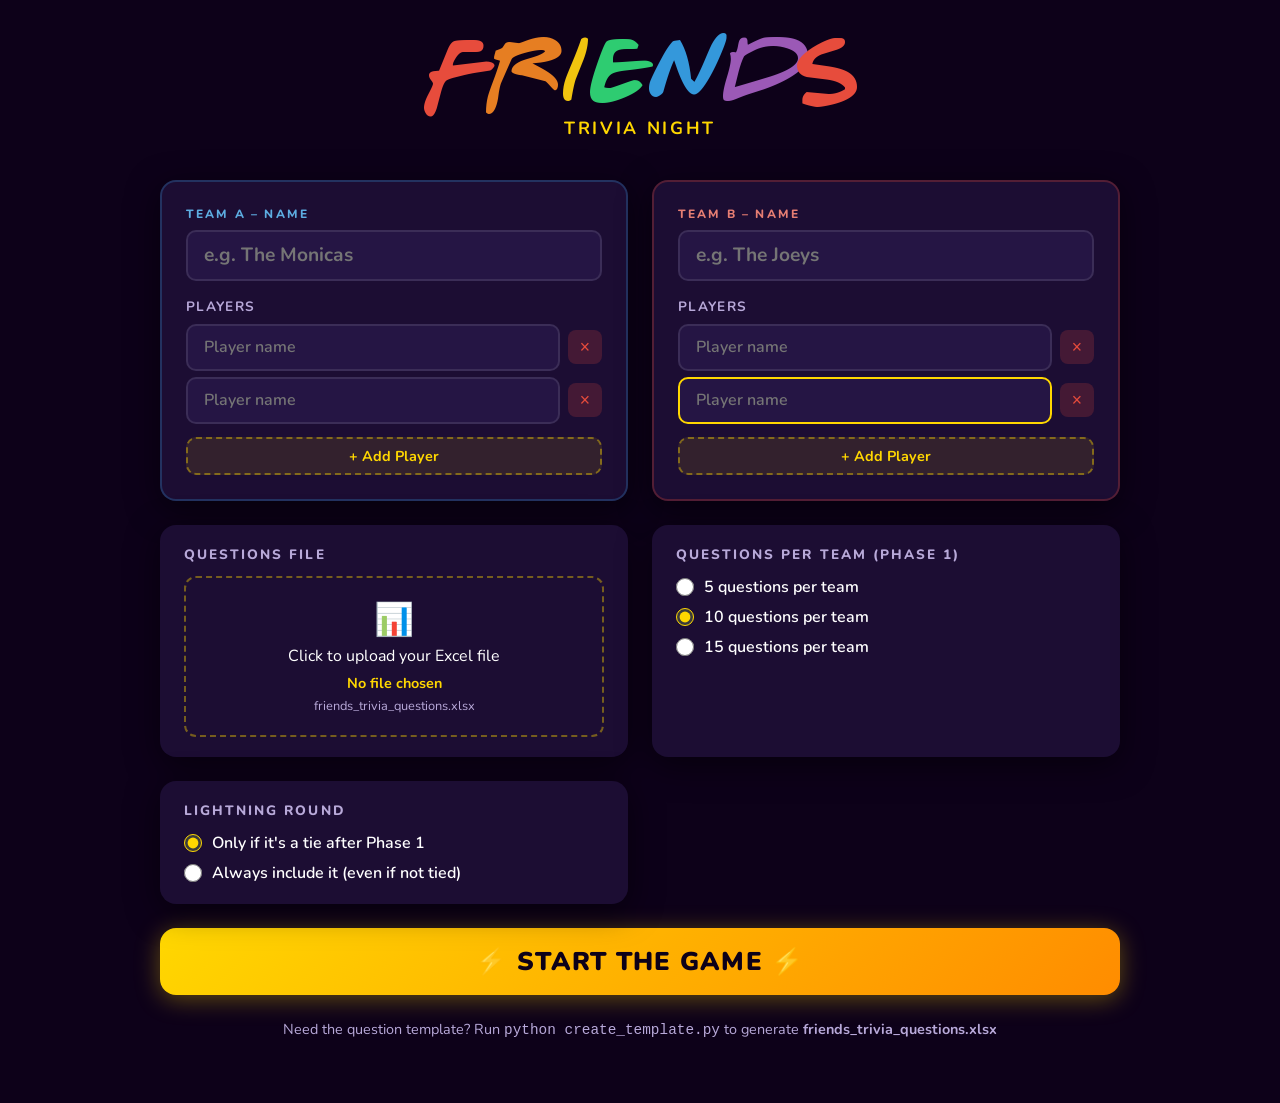
<file: templates/index.html>
<!DOCTYPE html>
<html lang="en">
<head>
  <meta charset="UTF-8">
  <meta name="viewport" content="width=device-width, initial-scale=1.0">
  <title>Friends Trivia – Setup</title>
  <link rel="preconnect" href="https://fonts.googleapis.com">
  <link href="https://fonts.googleapis.com/css2?family=Nunito:wght@400;600;700;800;900&display=swap" rel="stylesheet">
  <style>
    @font-face {
      font-family: 'Friends';
      src: url('/static/fonts/friends.ttf') format('truetype');
      font-display: swap;
    }

    *, *::before, *::after { box-sizing: border-box; margin: 0; padding: 0; }

    :root {
      --bg:       #0d0119;
      --card:     #1c0d33;
      --card2:    #251544;
      --primary:  #ffd700;
      --purple:   #9b59b6;
      --text:     #ffffff;
      --muted:    #b8a9d9;
      --radius:   16px;
      --shadow:   0 8px 32px rgba(0,0,0,0.5);
    }

    body {
      background: var(--bg);
      color: var(--text);
      font-family: 'Nunito', sans-serif;
      min-height: 100vh;
      display: flex;
      flex-direction: column;
      align-items: center;
      padding: 2rem 1rem 4rem;
    }

    /* ── Logo ── */
    .logo {
      font-family: 'Friends', sans-serif;
      font-size: clamp(2.8rem, 7vw, 5rem);
      line-height: 1;
      margin-bottom: 0.25rem;
      letter-spacing: 0.04em;
    }
    .logo .f { color: #e74c3c; }
    .logo .r { color: #e67e22; }
    .logo .i { color: #f1c40f; }
    .logo .e { color: #2ecc71; }
    .logo .n { color: #3498db; }
    .logo .d { color: #9b59b6; }
    .logo .s { color: #e74c3c; }
    .tagline {
      color: var(--primary);
      font-size: 1.1rem;
      font-weight: 700;
      letter-spacing: 0.15em;
      text-transform: uppercase;
      margin-bottom: 2.5rem;
    }

    /* ── Form card ── */
    form { width: 100%; max-width: 960px; }

    .teams-row {
      display: grid;
      grid-template-columns: 1fr 1fr;
      gap: 1.5rem;
      margin-bottom: 1.5rem;
    }
    @media (max-width: 600px) { .teams-row { grid-template-columns: 1fr; } }

    .team-card {
      background: var(--card);
      border-radius: var(--radius);
      padding: 1.5rem;
      border: 2px solid transparent;
      box-shadow: var(--shadow);
    }
    .team-card.a { border-color: #3498db44; }
    .team-card.b { border-color: #e74c3c44; }

    .team-label {
      font-size: 0.75rem;
      font-weight: 800;
      letter-spacing: 0.18em;
      text-transform: uppercase;
      color: var(--muted);
      margin-bottom: 0.5rem;
    }
    .team-card.a .team-label { color: #5dade2; }
    .team-card.b .team-label { color: #e67e73; }

    input[type="text"] {
      width: 100%;
      background: var(--card2);
      border: 2px solid rgba(255,255,255,0.1);
      border-radius: 10px;
      color: var(--text);
      font-family: 'Nunito', sans-serif;
      font-size: 1.2rem;
      font-weight: 700;
      padding: 0.65rem 1rem;
      outline: none;
      transition: border-color 0.2s;
    }
    input[type="text"]:focus { border-color: var(--primary); }

    .players-label {
      font-size: 0.85rem;
      font-weight: 700;
      color: var(--muted);
      margin: 1rem 0 0.5rem;
      text-transform: uppercase;
      letter-spacing: 0.1em;
    }

    .player-row {
      display: flex;
      align-items: center;
      gap: 0.5rem;
      margin-bottom: 0.4rem;
    }
    .player-row input { font-size: 1rem; font-weight: 600; flex: 1; }

    .btn-remove {
      background: rgba(231,76,60,0.2);
      border: none;
      color: #e74c3c;
      border-radius: 8px;
      width: 34px; height: 34px;
      font-size: 1.1rem;
      cursor: pointer;
      display: flex; align-items: center; justify-content: center;
      flex-shrink: 0;
      transition: background 0.2s;
    }
    .btn-remove:hover { background: rgba(231,76,60,0.4); }

    .btn-add {
      background: rgba(255,215,0,0.1);
      border: 2px dashed rgba(255,215,0,0.4);
      color: var(--primary);
      border-radius: 10px;
      padding: 0.45rem 1rem;
      font-family: 'Nunito', sans-serif;
      font-size: 0.9rem;
      font-weight: 700;
      cursor: pointer;
      width: 100%;
      margin-top: 0.4rem;
      transition: background 0.2s, border-color 0.2s;
    }
    .btn-add:hover { background: rgba(255,215,0,0.2); border-color: var(--primary); }

    /* ── Bottom options ── */
    .options-row {
      display: grid;
      grid-template-columns: 1fr 1fr;
      gap: 1.5rem;
      margin-bottom: 1.5rem;
    }
    @media (max-width: 600px) { .options-row { grid-template-columns: 1fr; } }

    .option-card {
      background: var(--card);
      border-radius: var(--radius);
      padding: 1.25rem 1.5rem;
      box-shadow: var(--shadow);
    }
    .option-card h3 {
      font-size: 0.85rem;
      font-weight: 800;
      letter-spacing: 0.15em;
      text-transform: uppercase;
      color: var(--muted);
      margin-bottom: 0.75rem;
    }

    .radio-group { display: flex; flex-direction: column; gap: 0.5rem; }
    .radio-option {
      display: flex;
      align-items: center;
      gap: 0.6rem;
      cursor: pointer;
      font-size: 1rem;
      font-weight: 600;
    }
    .radio-option input[type="radio"] { accent-color: var(--primary); width: 18px; height: 18px; }

    .file-upload-area {
      border: 2px dashed rgba(255,215,0,0.4);
      border-radius: 12px;
      padding: 1.25rem;
      text-align: center;
      cursor: pointer;
      transition: border-color 0.2s, background 0.2s;
    }
    .file-upload-area:hover { border-color: var(--primary); background: rgba(255,215,0,0.05); }
    .file-upload-area label { cursor: pointer; }
    .file-upload-area input[type="file"] { display: none; }
    .file-icon { font-size: 2rem; display: block; margin-bottom: 0.25rem; }
    .file-name {
      font-size: 0.9rem;
      color: var(--primary);
      font-weight: 700;
      margin-top: 0.4rem;
      min-height: 1.2em;
    }
    .file-hint { font-size: 0.8rem; color: var(--muted); margin-top: 0.25rem; }

    /* ── Start button ── */
    .btn-start {
      display: block;
      width: 100%;
      max-width: 960px;
      background: linear-gradient(135deg, var(--primary), #ff8c00);
      border: none;
      border-radius: 16px;
      color: #0d0119;
      font-family: 'Nunito', sans-serif;
      font-size: 1.6rem;
      font-weight: 900;
      padding: 1rem;
      cursor: pointer;
      letter-spacing: 0.05em;
      text-transform: uppercase;
      box-shadow: 0 4px 24px rgba(255,215,0,0.35);
      transition: transform 0.15s, box-shadow 0.15s;
    }
    .btn-start:hover { transform: translateY(-2px); box-shadow: 0 8px 32px rgba(255,215,0,0.5); }
    .btn-start:active { transform: translateY(0); }

    .template-link {
      text-align: center;
      margin-top: 1.5rem;
      font-size: 0.9rem;
      color: var(--muted);
    }
    .template-link a { color: var(--primary); font-weight: 700; }
  </style>
</head>
<body>

  <div class="logo">
    <span class="f">F</span><span class="r">R</span><span class="i">I</span><span class="e">E</span><span class="n">N</span><span class="d">D</span><span class="s">S</span>
  </div>
  <div class="tagline">Trivia Night</div>

  <form action="/start" method="POST" enctype="multipart/form-data">

    <div class="teams-row">
      <!-- Team A -->
      <div class="team-card a">
        <div class="team-label">Team A – Name</div>
        <input type="text" name="team_a_name" placeholder="e.g. The Monicas" maxlength="30">
        <div class="players-label">Players</div>
        <div id="players-a"></div>
        <button type="button" class="btn-add" onclick="addPlayer('a')">+ Add Player</button>
      </div>

      <!-- Team B -->
      <div class="team-card b">
        <div class="team-label">Team B – Name</div>
        <input type="text" name="team_b_name" placeholder="e.g. The Joeys" maxlength="30">
        <div class="players-label">Players</div>
        <div id="players-b"></div>
        <button type="button" class="btn-add" onclick="addPlayer('b')">+ Add Player</button>
      </div>
    </div>

    <div class="options-row">
      <!-- File upload -->
      <div class="option-card">
        <h3>Questions File</h3>
        <div class="file-upload-area" onclick="document.getElementById('excel-file').click()">
          <label>
            <span class="file-icon">📊</span>
            <span>Click to upload your Excel file</span>
            <input type="file" id="excel-file" name="excel_file" accept=".xlsx,.xls" onchange="showFileName(this)">
          </label>
          <div class="file-name" id="file-name-display">No file chosen</div>
          <div class="file-hint">friends_trivia_questions.xlsx</div>
        </div>
      </div>

      <!-- Questions per team -->
      <div class="option-card">
        <h3>Questions Per Team (Phase 1)</h3>
        <div class="radio-group">
          <label class="radio-option">
            <input type="radio" name="num_questions" value="5">
            5 questions per team
          </label>
          <label class="radio-option">
            <input type="radio" name="num_questions" value="10" checked>
            10 questions per team
          </label>
          <label class="radio-option">
            <input type="radio" name="num_questions" value="15">
            15 questions per team
          </label>
        </div>
      </div>

      <!-- Lightning mode -->
      <div class="option-card">
        <h3>Lightning Round</h3>
        <div class="radio-group">
          <label class="radio-option">
            <input type="radio" name="lightning_mode" value="tie" checked>
            Only if it's a tie after Phase 1
          </label>
          <label class="radio-option">
            <input type="radio" name="lightning_mode" value="always">
            Always include it (even if not tied)
          </label>
        </div>
      </div>
    </div>

    <button type="submit" class="btn-start">⚡ Start the Game ⚡</button>
  </form>

  <div class="template-link">
    Need the question template?
    Run <code>python create_template.py</code> to generate <strong>friends_trivia_questions.xlsx</strong>
  </div>

  <script>
    let counters = { a: 0, b: 0 };

    function addPlayer(team) {
      counters[team]++;
      const container = document.getElementById('players-' + team);
      const div = document.createElement('div');
      div.className = 'player-row';
      div.id = 'player-' + team + '-' + counters[team];
      div.innerHTML = `
        <input type="text" name="players_${team}" placeholder="Player name" maxlength="25" autocomplete="off">
        <button type="button" class="btn-remove" onclick="removePlayer('${team}', ${counters[team]})">×</button>
      `;
      container.appendChild(div);
      div.querySelector('input').focus();
    }

    function removePlayer(team, id) {
      const el = document.getElementById('player-' + team + '-' + id);
      if (el) el.remove();
    }

    function showFileName(input) {
      const display = document.getElementById('file-name-display');
      display.textContent = input.files[0]?.name || 'No file chosen';
    }

    // Add two players by default for each team
    addPlayer('a'); addPlayer('a');
    addPlayer('b'); addPlayer('b');
  </script>
</body>
</html>
</file>
